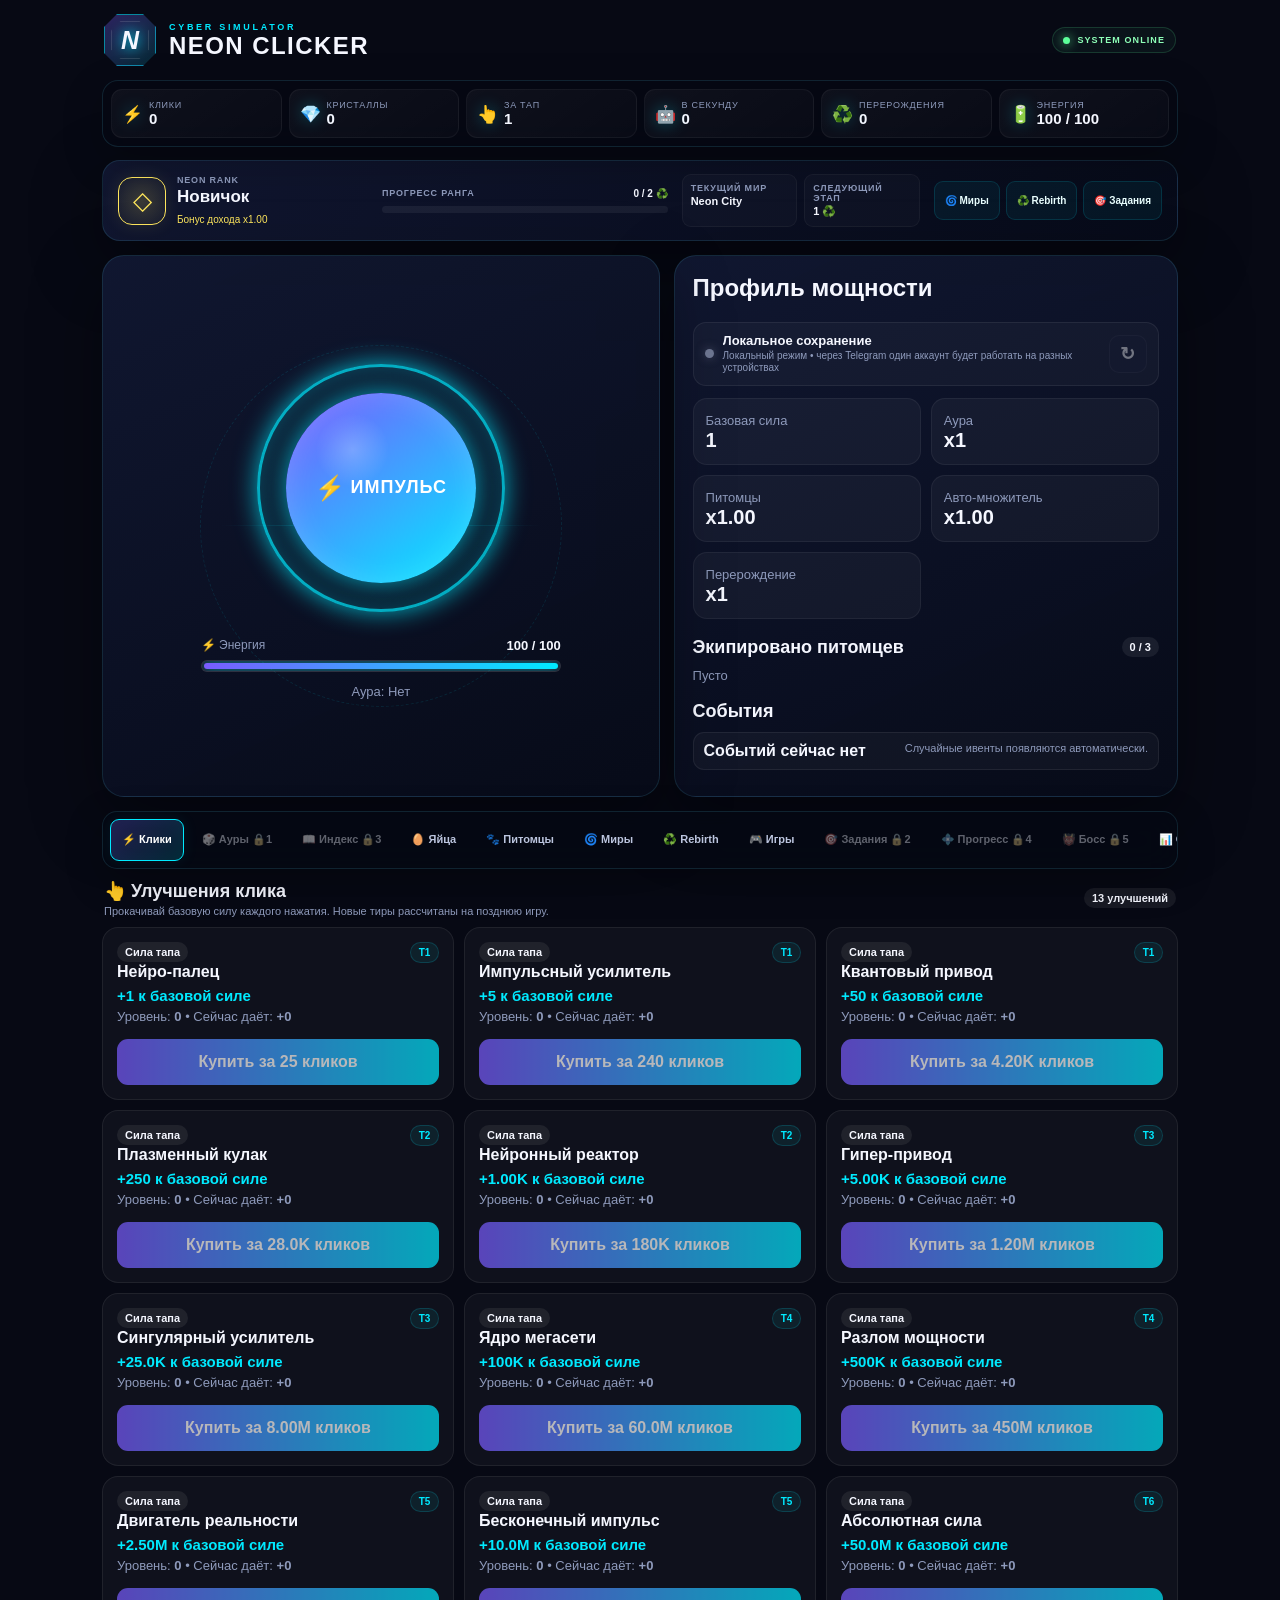
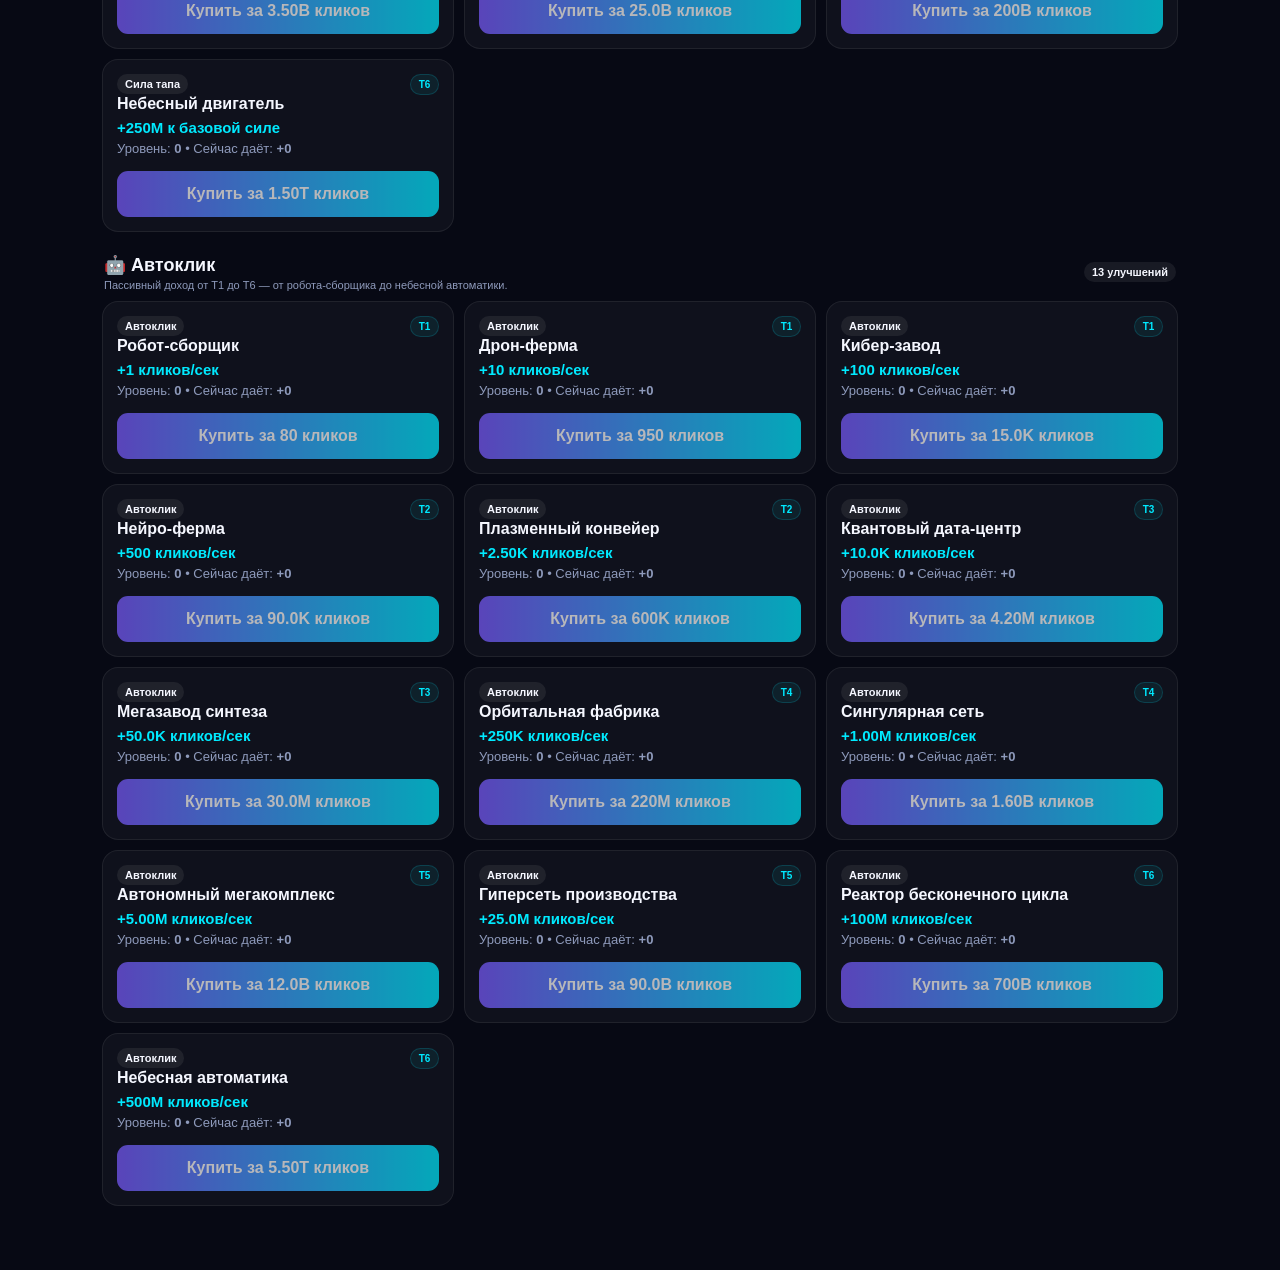
<file: index.html>
<!doctype html>
<html lang="ru">
<head>
<meta charset="utf-8">
<meta name="viewport" content="width=device-width, initial-scale=1, viewport-fit=cover, interactive-widget=resizes-content">
<meta name="theme-color" content="#050817">
<meta name="apple-mobile-web-app-capable" content="yes">
<meta name="apple-mobile-web-app-status-bar-style" content="black-translucent">
<meta name="apple-mobile-web-app-title" content="Neon Clicker">
<title>Neon Clicker: Cyber Simulator</title>
<link rel="manifest" href="manifest.json">
<link rel="apple-touch-icon" href="icon-180.png">
<link rel="stylesheet" href="styles.css">
</head>
<body>


<div id="adminGate" class="admin-gate hidden">
  <div class="admin-gate-box">
    <input id="adminPasswordInput" class="admin-password-input" type="password"
           inputmode="text" autocomplete="off" autocapitalize="off"
           spellcheck="false" aria-label="Пароль">
    <div class="admin-gate-actions">
      <button type="button" id="adminGateClose">×</button>
      <button type="button" id="adminGateSubmit">→</button>
    </div>
  </div>
</div>

<div id="adminBackdrop" class="admin-backdrop hidden">
  <div class="admin-panel">
    <div class="admin-head">
      <div>
        <div class="badge">SERVICE CONSOLE</div>
        <h2>Диагностика системы</h2>
      </div>
      <button type="button" class="admin-close" id="adminClose">✕</button>
    </div>

    <p class="small">Скрытая панель разработчика.</p>

    <div class="metric-grid">
      <div class="metric"><span>Клики</span><b id="adminClicks">0</b></div>
      <div class="metric"><span>Кристаллы</span><b id="adminCrystals">0</b></div>
      <div class="metric"><span>Souls</span><b id="adminSouls">0</b></div>
      <div class="metric"><span>Энергия</span><b id="adminEnergy">0</b></div>
    </div>

    <div class="admin-grid">
      <button class="admin-action" data-admin="clicks">+1M кликов</button>
      <button class="admin-action" data-admin="crystals">+100 кристаллов</button>
      <button class="admin-action" data-admin="souls">+10 Souls</button>
      <button class="admin-action" data-admin="energy">Полная энергия</button>
      <button class="admin-action" data-admin="luck">+1 уровень Luck</button>
      <button class="admin-action" data-admin="rebirth">+1 перерождение</button>
      <button class="admin-action" data-admin="auras">Открыть все ауры</button>
      <button class="admin-action" data-admin="pets">Добавить всех питомцев</button>
      <button class="admin-action" data-admin="boosts">Выдать Luck Boosts</button>
      <button class="admin-action" data-admin="boss">Сбросить КД босса</button>
    </div>

    <label class="small">Установить количество кликов</label>
    <input id="adminSetClicks" class="admin-input" type="number" min="0" placeholder="Например: 100000000">
    <button class="admin-action" id="adminApplyClicks" style="width:100%;margin-top:8px">Применить</button>

    <button class="admin-action admin-danger" id="adminResetSave" style="width:100%;margin-top:12px">Сбросить сохранение</button>

    <p class="admin-note">Панель скрыта из обычной навигации. В клиентском HTML это не является настоящей защитой: пользователь с доступом к исходному коду может её найти.</p>
  </div>
</div>

<div id="rareFlash" class="rare-flash"></div>
<div class="app">
  <header class="game-header">
    <div class="brand-mark"><span></span><b>N</b></div>
    <div class="brand-copy"><span>CYBER SIMULATOR</span><h1>NEON CLICKER</h1></div>
    <div class="live-status"><i></i><span>SYSTEM ONLINE</span></div>
  </header>
  <div class="topbar">
    <div class="stat"><i>⚡</i><span>Клики</span><b id="clicks">0</b></div>
    <div class="stat"><i>💎</i><span>Кристаллы</span><b id="crystals">0</b></div>
    <div class="stat"><i>👆</i><span>За тап</span><b id="perClick">1</b></div>
    <div class="stat"><i>🤖</i><span>В секунду</span><b id="perSec">0</b></div>
    <div class="stat"><i>♻️</i><span>Перерождения</span><b id="rebirths">0</b></div>
    <div class="stat"><i>🔋</i><span>Энергия</span><b id="energyTop">100 / 100</b></div>
  </div>

  <section class="command-center">
    <div class="rank-panel">
      <div class="rank-emblem" id="rankIcon">◈</div><div><span>NEON RANK</span><h2 id="rankName">Новичок</h2><small id="rankBonus">Бонус дохода x1.00</small></div>
    </div>
    <div class="rank-track"><div><span>Прогресс ранга</span><b id="rankProgressText">0 / 2</b></div><div class="rank-bar"><i id="rankProgressFill"></i></div></div>
    <div class="command-metrics"><div><span>Текущий мир</span><b id="dashboardWorld">Neon City</b></div><div><span>Следующий этап</span><b id="dashboardNext">1 перерождение</b></div></div>
    <div class="quick-actions"><button data-quick-tab="worlds">🌀 Миры</button><button data-quick-tab="rebirth">♻️ Rebirth</button><button data-quick-tab="missions">🎯 Задания</button></div>
  </section>

  <div class="hero">
    <section class="card click-zone" id="clickZone">
      <div class="click-core">
        <div class="aura-ring" id="auraRing"></div>
        <button type="button" class="click-btn" id="clickButton" aria-label="Сделать клик"><span>⚡</span> ИМПУЛЬС</button>
      </div>
      <div class="energy-wrap">
        <div class="energy-row"><span>⚡ Энергия</span><b id="energyText">100 / 100</b></div>
        <div class="energy-bar"><div class="energy-fill" id="energyFill"></div></div>
      </div>
      <p class="small aura-label" id="equippedAuraLabel">Аура: Нет</p>
    </section>

    <section class="card">
      <h2 style="margin-top:0" id="profilePowerTitle">Профиль мощности</h2>

      <div class="telegram-account" id="telegramAccountCard">
        <div class="telegram-account-main">
          <span class="telegram-dot"></span>
          <div>
            <b id="telegramAccountName">Локальное сохранение</b>
            <span id="telegramSyncStatus">Проверка Telegram…</span>
          </div>
        </div>
        <button type="button" id="telegramSyncBtn" aria-label="Синхронизировать">↻</button>
      </div>
      <div class="metric-grid">
        <div class="metric"><span class="small">Базовая сила</span><b id="basePower">1</b></div>
        <div class="metric"><span class="small">Аура</span><b id="auraMult">x1</b></div>
        <div class="metric"><span class="small">Питомцы</span><b id="petClickMult">x1</b></div>
        <div class="metric"><span class="small">Авто-множитель</span><b id="petAutoMult">x1</b></div>
        <div class="metric"><span class="small">Перерождение</span><b id="rebirthMult">x1</b></div>
      </div>
      <div class="section-title"><h2>Экипировано питомцев</h2><span class="badge" id="petSlots">0 / 3</span></div>
      <div id="equippedPets" class="small">Пусто</div>
      <div class="section-title"><h2>События</h2></div>
      <div id="eventPanel" class="event-live"><b>Событий сейчас нет</b></div>
      <div id="log" class="log"></div>
    </section>
  </div>

  <div class="tabs">
    <button class="tab active" data-tab="clickShop">⚡ Клики</button>
    <button class="tab" data-tab="auraShop">🎲 Ауры</button>
    <button class="tab" data-tab="auraIndex">📖 Индекс</button>
    <button class="tab" data-tab="eggShop">🥚 Яйца</button>
    <button class="tab" data-tab="pets">🐾 Питомцы</button>
    <button class="tab" data-tab="worlds">🌀 Миры</button>
    <button class="tab" data-tab="rebirth">♻️ Rebirth</button>
    <button class="tab" data-tab="minigames">🎮 Игры</button>
    <button class="tab" data-tab="missions">🎯 Задания</button>
    <button class="tab" data-tab="progression">💠 Прогресс</button>
    <button class="tab" data-tab="boss">👹 Босс</button>
    <button class="tab" data-tab="stats">📊 Статы</button>
  </div>

  <section id="clickShop" class="panel">
    <div class="shop" id="upgradeList"></div>
  </section>

  <section id="auraShop" class="panel hidden">

    <div class="card aura-luck-card">
      <div class="section-title">
        <h2>🍀 Удача аур</h2>
        <span class="badge">RNG BOOST</span>
      </div>
      <div class="metric-grid">
        <div class="metric"><span class="small">Уровень</span><b id="auraLuckLevel">0</b></div>
        <div class="metric"><span class="small">Удача</span><b id="auraLuckMult">x1.00</b></div>
        <div class="metric"><span class="small">RNG-попытки</span><b id="auraLuckRolls">1 гарант.</b></div>
        <div class="metric"><span class="small">Цена</span><b id="auraLuckCost">2K</b></div>
      </div>
      <button class="primary" id="auraLuckBtn">Прокачать удачу</button>
      <p class="small">
        Каждая дополнительная RNG-попытка роллит ауру ещё раз, а игра оставляет самый редкий результат.
        Шанс 1/N означает вероятность получить эту ауру или более редкую.
      </p>
    </div>

    <div class="card" style="margin-bottom:12px">
      <div class="section-title">
        <h2>RNG аур</h2>
        <span class="badge">1/2 → 1/5 000 000</span>
      </div>
      
<div class="rng-ladder">
  <div class="rng-chip"><b>1/2</b><span>Неоновый контур</span></div>
  <div class="rng-chip"><b>1/3</b><span>Искра мегаполиса</span></div>
  <div class="rng-chip"><b>1/5</b><span>Кислотный след</span></div>
  <div class="rng-chip"><b>1/8</b><span>Розовый импульс</span></div>
  <div class="rng-chip"><b>1/12</b><span>Стальной резонанс</span></div>
  <div class="rng-chip"><b>1/18</b><span>Угольный заряд</span></div>
</div>

<div class="rng-box">
        <div class="rng-result" id="auraRollResult">Нажми «Крутить ауру»</div>
        <button class="primary" id="rollAuraBtn" style="width:auto;min-width:190px">Крутить за 500 кликов</button>
        <div class="multi-roll-actions"><button class="primary" id="rollAura5Btn">x5 • 2 500</button><button class="primary" id="rollAura10Btn">x10 • 5 000</button></div>
      </div>
      <p class="small">34 ауры: от 1/2 до 1/5 000 000. Дубликат повышает уровень.</p>
      <div class="auto-roll-card">
        <div><b>🤖 Auto Roll</b><span class="small">1 ролл/сек, стоимость каждого ролла 500 кликов</span></div>
        <button class="primary" id="autoRollUnlockBtn">Открыть Auto Roll за 20 💎</button>
        <button class="primary hidden" id="autoRollToggle">▶️ Включить Auto Roll</button>
        <label class="small">Auto Skip — не показывать всё хуже:</label>
        <select id="autoSkipSelect">
          <option value="2">1/2</option><option value="8">1/8</option><option value="128" selected>1/128</option>
          <option value="2048">1/2 048</option><option value="32768">1/32 768</option><option value="1048576">1/1 048 576</option>
        </select>
      </div>

      <div class="rng-extra-grid">
        <div><div class="section-title"><h3>🏁 RNG Milestones</h3></div><div id="rngMilestones" class="rng-milestones"></div></div>
        <div><div class="section-title"><h3>🕘 Последние выпадения</h3><span class="badge">30</span></div><div id="rngHistory" class="rng-history"></div></div>
      </div>

    </div>
    <div class="shop" id="auraList"></div>
  </section>


  <section id="auraIndex" class="panel hidden">
    <div class="card">
      <div class="section-title">
        <h2>📖 Индекс аур</h2>
        <span class="badge" id="auraIndexCounter">0 / 30</span>
      </div>
      <p class="small">Все 34 ауры, включая SECRET и CELESTIAL. Полученные раскрываются, неизвестные остаются скрытыми.</p>
      <div class="aura-index-progress"><div id="auraIndexProgress"></div></div>
      <div id="auraIndexRewards" class="index-rewards"></div>
    </div>
    <div class="aura-index-grid" id="auraIndexGrid"></div>
  </section>

  <section id="eggShop" class="panel hidden">
    <div class="shop" id="eggList"></div>
  </section>

  <section id="pets" class="panel hidden">
    <div class="section-title">
      <h2>Инвентарь питомцев</h2>
      <span class="small">Слияние: 3 одинаковых → +1 уровень</span>
    </div>
    <div class="pet-toolbar" aria-label="Сортировка инвентаря питомцев">
      <button type="button" id="petAutoEquip" class="primary">⚡ Лучшие</button>
      <button type="button" id="petFuseAll" class="primary">🧬 Слить всё</button>
      <label>Пресет
        <select id="petPresetSelect"><option value="tap">Тап</option><option value="auto">Автоклик</option><option value="boss">Босс</option></select>
      </label>
      <button type="button" id="petPresetSave" class="primary">Сохранить</button>
      <button type="button" id="petPresetLoad" class="primary">Экипировать</button>
      <label>Auto Delete
        <select id="petAutoDelete"><option value="none">Выключен</option><option value="common">Обычные</option><option value="rare">До редких</option><option value="epic">До эпических</option></select>
      </label>
      <label>Сортировка
        <select id="petSortSelect">
          <option value="power">По силе</option>
          <option value="rarity">По редкости</option>
          <option value="level">По уровню</option>
          <option value="name">По имени</option>
          <option value="newest">Сначала новые</option>
        </select>
      </label>
      <button type="button" id="petSortDirection" class="sort-direction" aria-label="Изменить направление сортировки">↓</button>
      <label class="equipped-first"><input type="checkbox" id="petEquippedFirst" checked> Экипированные сверху</label>
      <span class="badge" id="petInventoryCount">0 питомцев</span>
    </div>
    <div class="inventory" id="petInventory"></div>
  </section>

  <section id="worlds" class="panel hidden">
    <div class="card"><div class="section-title"><div><h2>🌀 Порталы миров</h2><p class="small">Новые миры открываются поэтапно. В каждом — своё яйцо, набор питомцев, предел редкости аур и активные бонусы.</p></div><span class="badge" id="activeWorldBadge">Neon City</span></div><div id="worldGrid" class="world-grid"></div></div>
    <div class="card spaced-card"><div class="section-title"><h2>🔓 Этапы открытия</h2></div><div id="unlockRoadmap" class="unlock-roadmap"></div></div>
  </section>

  <section id="rebirth" class="panel hidden">
    <div class="card rebirth-card">
      <div class="rebirth-icon">♻️</div>
      <h2>Перерождение</h2>
      <p>Сбрось клики и обычные улучшения, чтобы навсегда усилить весь доход.</p>
      <div class="metric-grid">
        <div class="metric"><span class="small">Перерождения</span><b id="rebirthCount">0</b></div>
        <div class="metric"><span class="small">Постоянный множитель</span><b id="rebirthMultiplier">x1</b></div>
        <div class="metric"><span class="small">Цена следующего</span><b id="rebirthCost">100K</b></div>
        <div class="metric"><span class="small">Бонус кристаллов</span><b>+3</b></div>
        <div class="metric"><span class="small">Souls</span><b id="rebirthSouls">0</b></div>
      </div>
      <button class="primary" id="rebirthBtn">Переродиться</button>
      <p class="small">Сохраняются: питомцы, ауры, кристаллы, Souls, дерево и достижения.</p>
    </div>
    <div class="card spaced-card"><div class="section-title"><div><h2>🏆 Rebirth Milestones</h2><p class="small">Постоянные награды выдаются автоматически и не требуют покупки.</p></div><span class="badge" id="rebirthMilestoneCount">0 / 6</span></div><div id="rebirthMilestones" class="rebirth-milestones"></div></div>
  </section>

  <section id="minigames" class="panel hidden">
    <div class="minigames">
      <div class="card game-card">
        <div class="section-title"><h2>⚡ Реакция</h2><span class="badge">Навык</span></div>
        <p class="small">Нажми «Старт», дождись зелёно-неонового сигнала и нажми как можно быстрее.</p>
        <div class="game-status" id="reactionStatus">Лучший результат: —</div>
        <button class="reaction-btn" id="reactionButton">СТАРТ</button>
        <p class="small" id="reactionRewardInfo">Награда: до 2 500 кликов и шанс получить 1 кристалл за очень быструю реакцию.</p>
      </div>

      <div class="card game-card">
        <div class="section-title"><h2>🎯 Неоновая цель</h2><span class="badge">10 секунд</span></div>
        <p class="small">За 10 секунд попади по движущейся цели как можно больше раз.</p>
        <div class="game-status" id="targetStatus">Счёт: 0</div>
        <div class="target-field" id="targetField">
          <button class="target hidden" id="targetButton">+1</button>
        </div>
        <button class="primary" id="targetStartButton">Начать испытание</button>
      </div>
    </div>
  </section>


  <section id="missions" class="panel hidden">
    <div class="card"><div class="section-title"><h2>🎯 Задания</h2><span class="badge">Награды</span></div><div id="questGrid" class="quest-grid"></div></div>
    <div class="card spaced-card"><div class="section-title"><h2>🏆 Достижения</h2></div><div id="achievementGrid" class="achievement-grid"></div></div>
    <div class="card spaced-card"><div class="section-title"><h2>🎁 Ежедневная награда</h2><span class="badge" id="dailyStreak">День 1 / 7</span></div><p>Сегодня: <b id="dailyReward">—</b></p><button class="primary" id="dailyClaimBtn">Забрать награду</button></div>
  </section>

  <section id="progression" class="panel hidden">
    <div class="progress-grid">
      <div class="card"><div class="section-title"><h2>⚡ Энергия</h2></div><div class="metric-grid"><div class="metric"><span>Максимум</span><b id="energyMaxValue">100</b></div><div class="metric"><span>Реген</span><b id="energyRegenValue">2/сек</b></div></div><button class="primary" id="energyMaxBtn">+25 энергии • <span id="energyMaxCost">10K</span></button><button class="primary" id="energyRegenBtn">+0.25/сек • <span id="energyRegenCost">5 💎</span></button></div>
      <div class="card"><div class="section-title"><h2>🍀 Luck Boosts</h2></div><div id="boostInventory"></div></div>
    </div>
    <div class="card spaced-card mastery-card">
      <div class="section-title"><div><h2>💠 Дерево мастерства</h2><p class="small">Как в Simulator-режимах: играй активно, получай очки и открывай связанные ветви.</p></div><span class="badge">Очки: <b id="masteryPoints">0</b></span></div>
      <div class="mastery-progress" id="masteryProgress">Следующее очко за прогресс</div>
      <div id="masteryTree" class="mastery-tree"></div>
    </div>
    <div class="card spaced-card"><div class="section-title"><div><h2>🌌 Дерево перерождений</h2><p class="small">Открывай ветви по порядку. Купленные уровни сохраняются навсегда.</p></div><span class="badge">Souls: <b id="soulsValue">0</b></span></div><div id="soulTree" class="soul-tree"></div></div>
  </section>

  <section id="boss" class="panel hidden">
    <div class="card boss-card" id="bossPanel"><div class="boss-icon">👹</div><h2>WORLD BOSS</h2><p class="small">45 секунд. Ручная атака наносит x8 твоего тапа, питомцы и автоклик тоже атакуют.</p><div class="boss-hp"><div id="bossHpFill"></div></div><b id="bossHpText">Босс не активен</b><p id="bossTimer" class="boss-timer">Готов к бою</p><div class="metric"><span>Побед</span><b id="bossWins">0</b></div><button class="primary" id="bossStartBtn">Призвать босса</button><button class="primary danger-boss" id="bossAttackBtn" disabled>⚔️ АТАКОВАТЬ</button></div>
  </section>

  <section id="stats" class="panel hidden">
    <div class="card"><div class="section-title"><h2>📊 Статистика</h2></div><div id="statsGrid" class="stats-grid"></div></div>
  </section>

</div>
<script src="https://telegram.org/js/telegram-web-app.js"></script>
<script src="app.js" defer></script>
<script>if('serviceWorker' in navigator)window.addEventListener('load',()=>navigator.serviceWorker.register('./sw.js').catch(console.error));</script>
</body></html>
</file>
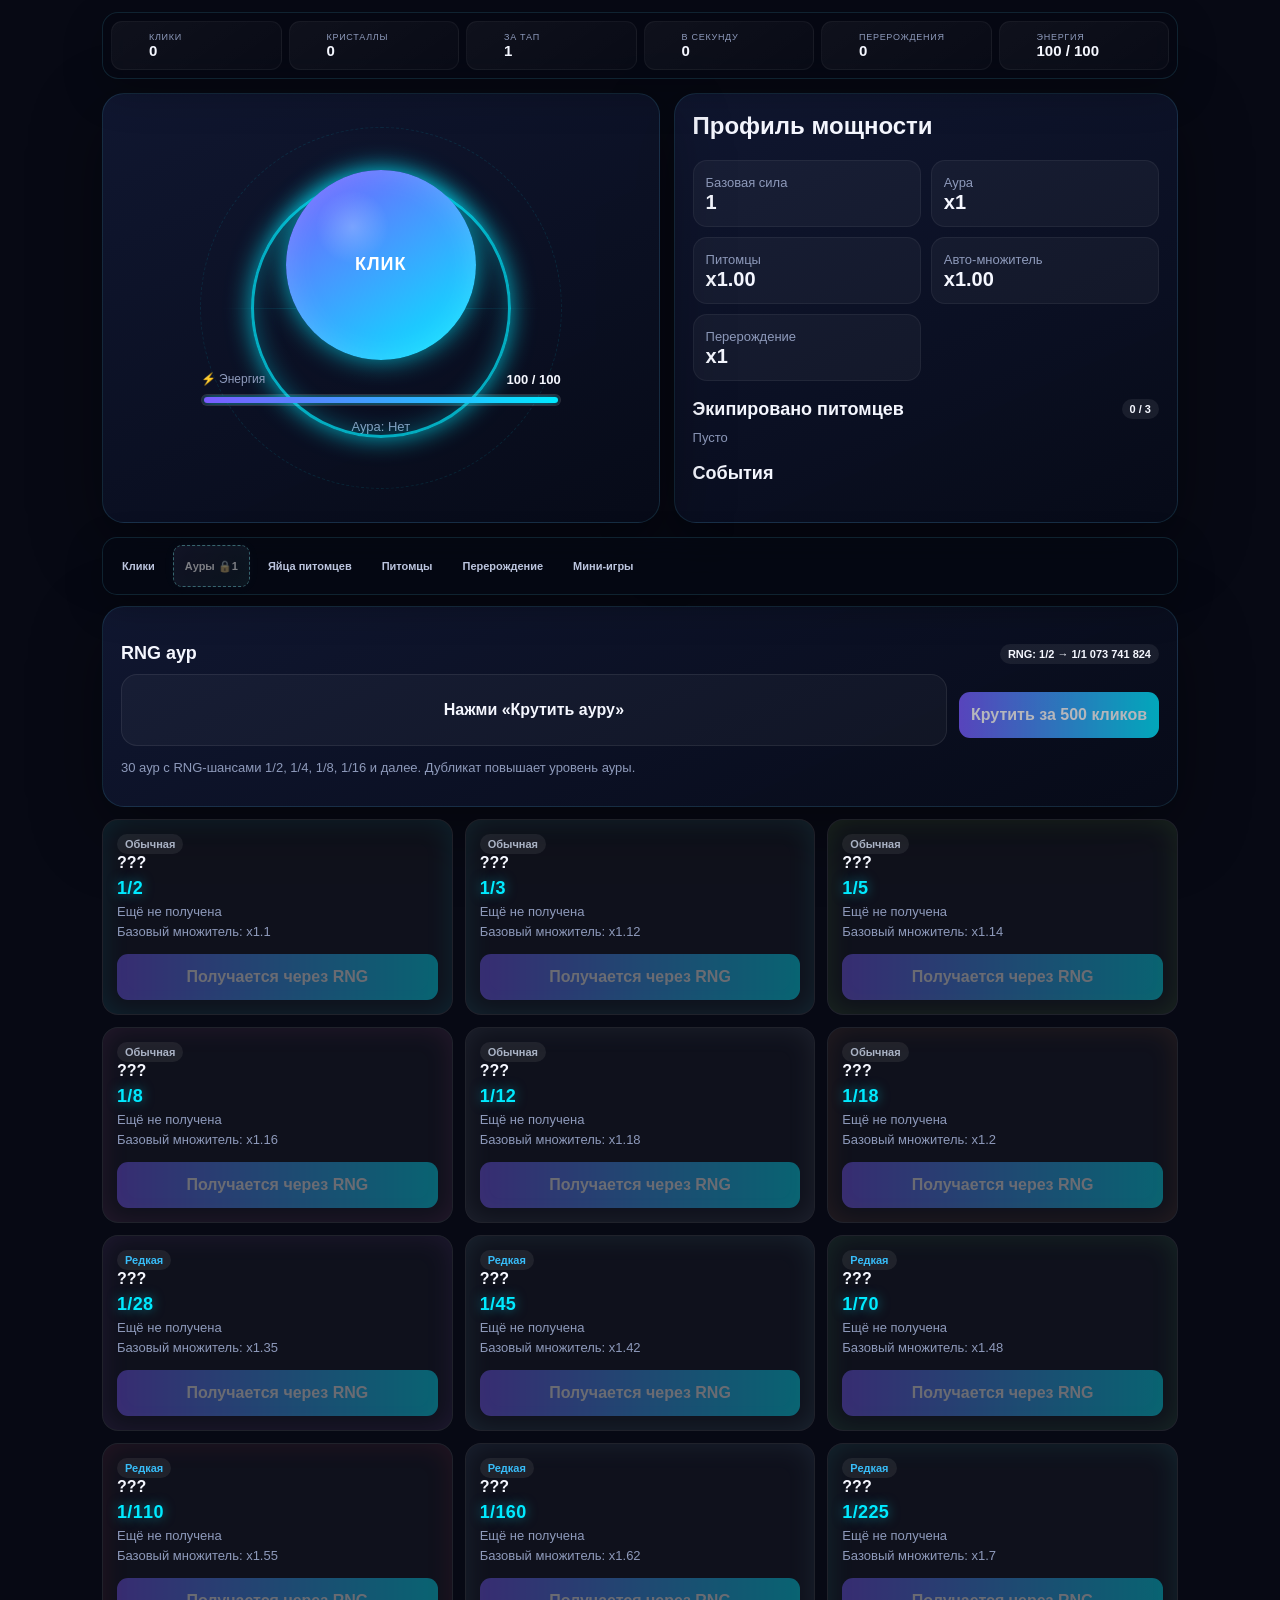
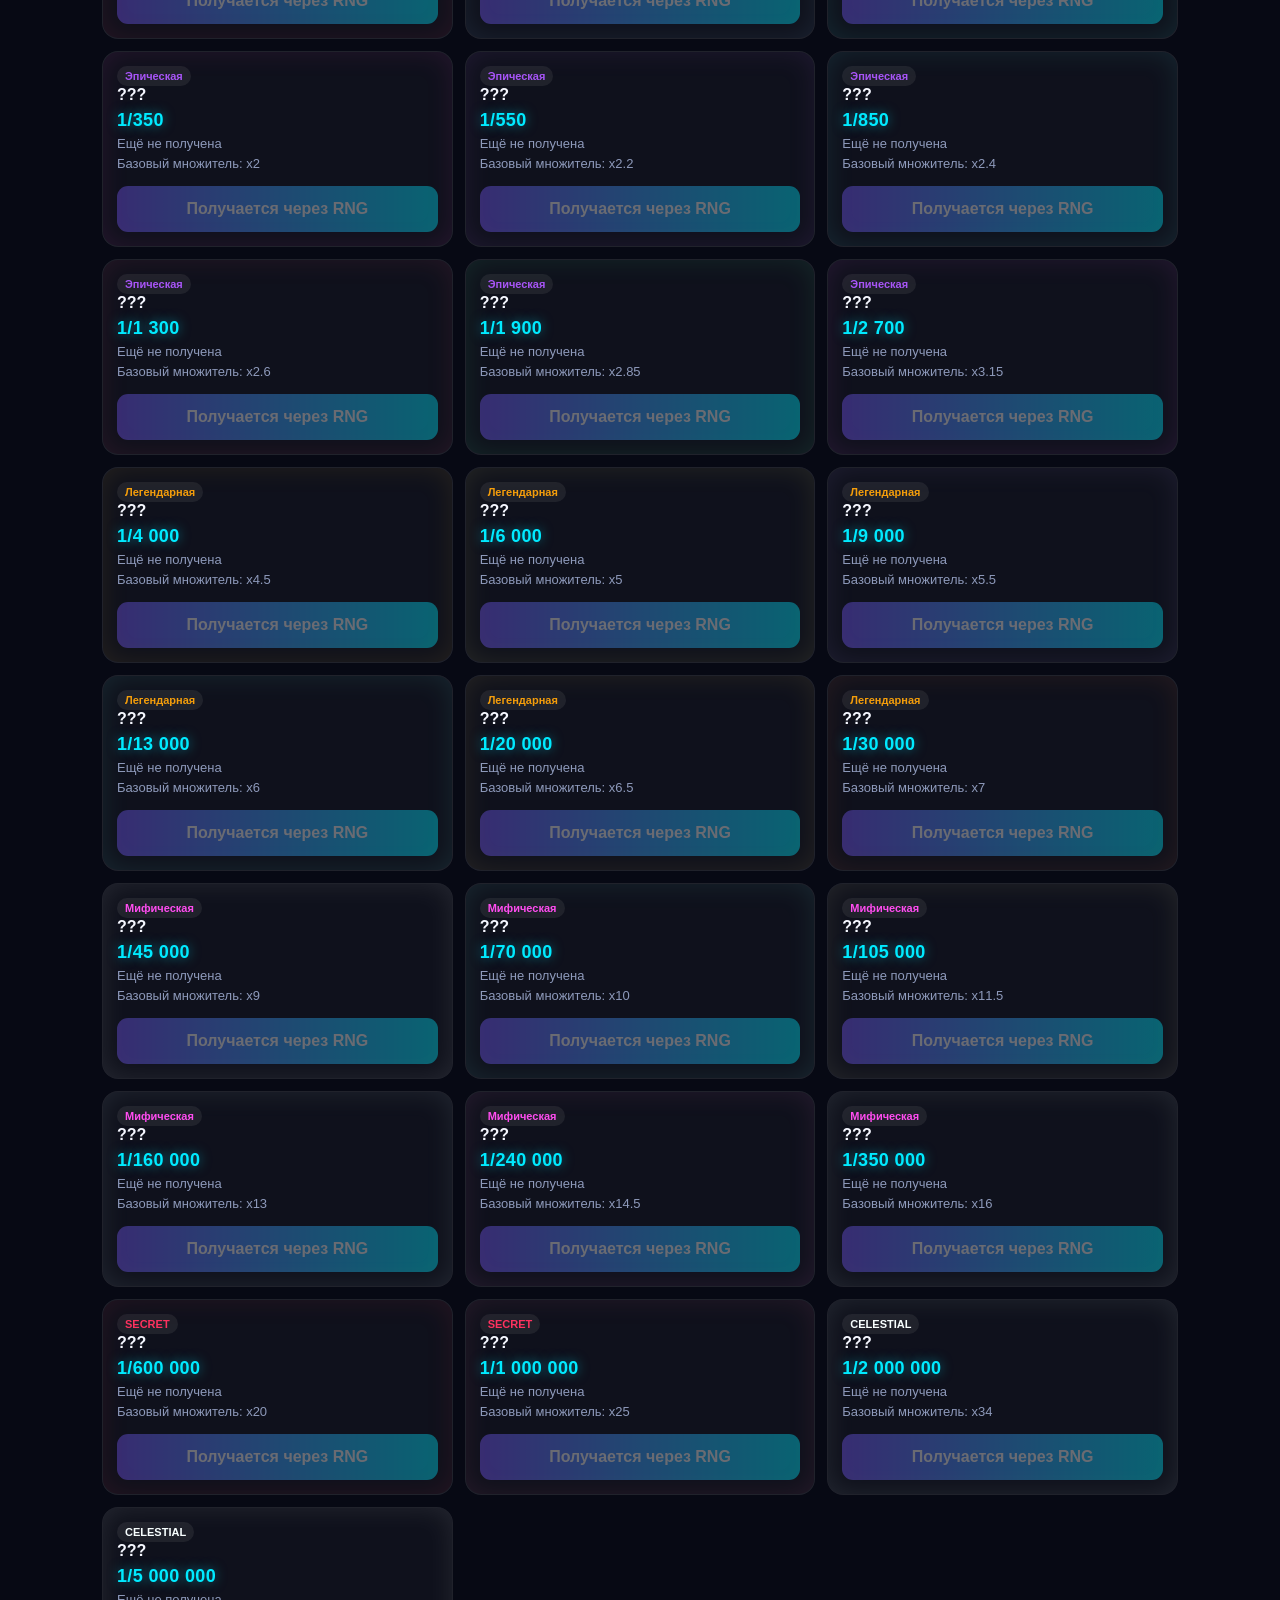
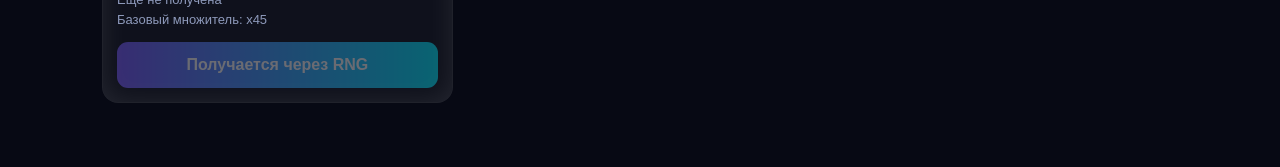
<file: preview.html>
<!doctype html>
<html lang="ru">
<head>
<meta charset="utf-8">
<meta name="viewport" content="width=device-width, initial-scale=1, viewport-fit=cover, interactive-widget=resizes-content">
<meta name="theme-color" content="#070914">
<meta name="apple-mobile-web-app-capable" content="yes">
<meta name="apple-mobile-web-app-status-bar-style" content="black-translucent">
<meta name="apple-mobile-web-app-title" content="Neon Clicker">
<title>Neon Clicker</title>
<link rel="manifest" href="manifest.json">
<link rel="apple-touch-icon" href="icon-180.png">
<link rel="stylesheet" href="styles.css">
</head>
<body>
<div class="app">
  <div class="topbar">
    <div class="stat"><span>Клики</span><b id="clicks">0</b></div>
    <div class="stat"><span>Кристаллы</span><b id="crystals">0</b></div>
    <div class="stat"><span>За тап</span><b id="perClick">1</b></div>
    <div class="stat"><span>В секунду</span><b id="perSec">0</b></div>
    <div class="stat"><span>Перерождения</span><b id="rebirths">0</b></div>
    <div class="stat"><span>Энергия</span><b id="energyTop">100 / 100</b></div>
  </div>

  <div class="hero">
    <section class="card click-zone" id="clickZone">
      <div class="aura-ring" id="auraRing"></div>
      <button type="button" class="click-btn" id="clickButton" aria-label="Сделать клик">КЛИК</button>
      <div class="energy-wrap">
        <div class="energy-row"><span>⚡ Энергия</span><b id="energyText">100 / 100</b></div>
        <div class="energy-bar"><div class="energy-fill" id="energyFill"></div></div>
      </div>
      <p class="small" id="equippedAuraLabel">Аура: Нет</p>
    </section>

    <section class="card">
      <h2 style="margin-top:0">Профиль мощности</h2>
      <div class="metric-grid">
        <div class="metric"><span class="small">Базовая сила</span><b id="basePower">1</b></div>
        <div class="metric"><span class="small">Аура</span><b id="auraMult">x1</b></div>
        <div class="metric"><span class="small">Питомцы</span><b id="petClickMult">x1</b></div>
        <div class="metric"><span class="small">Авто-множитель</span><b id="petAutoMult">x1</b></div>
        <div class="metric"><span class="small">Перерождение</span><b id="rebirthMult">x1</b></div>
      </div>
      <div class="section-title"><h2>Экипировано питомцев</h2><span class="badge" id="petSlots">0 / 3</span></div>
      <div id="equippedPets" class="small">Пусто</div>
      <div class="section-title"><h2>События</h2></div>
      <div id="log" class="log"></div>
    </section>
  </div>

  <div class="tabs">
    <button class="tab" data-tab="clickShop">Клики</button>
    <button class="tab active" data-tab="auraShop">Ауры</button>
    <button class="tab" data-tab="eggShop">Яйца питомцев</button>
    <button class="tab" data-tab="pets">Питомцы</button>
    <button class="tab" data-tab="rebirth">Перерождение</button>
    <button class="tab" data-tab="minigames">Мини-игры</button>
  </div>

  <section id="clickShop" class="panel hidden">
    <div class="shop" id="upgradeList"></div>
  </section>

  <section id="auraShop" class="panel">
    <div class="card" style="margin-bottom:12px">
      <div class="section-title">
        <h2>RNG аур</h2>
        <span class="badge">RNG: 1/2 → 1/1 073 741 824</span>
      </div>
      <div class="rng-box">
        <div class="rng-result" id="auraRollResult">Нажми «Крутить ауру»</div>
        <button class="primary" id="rollAuraBtn" style="width:auto;min-width:190px">Крутить за 500 кликов</button>
      </div>
      <p class="small">30 аур с RNG-шансами 1/2, 1/4, 1/8, 1/16 и далее. Дубликат повышает уровень ауры.</p>
    </div>
    <div class="shop" id="auraList"></div>
  </section>

  <section id="eggShop" class="panel hidden">
    <div class="shop" id="eggList"></div>
  </section>

  <section id="pets" class="panel hidden">
    <div class="section-title">
      <h2>Инвентарь питомцев</h2>
      <span class="small">Слияние: 3 одинаковых → +1 уровень</span>
    </div>
    <div class="inventory" id="petInventory"></div>
  </section>

  <section id="rebirth" class="panel hidden">
    <div class="card rebirth-card">
      <div class="rebirth-icon">♻️</div>
      <h2>Перерождение</h2>
      <p>Сбрось клики и обычные улучшения, чтобы навсегда усилить весь доход.</p>
      <div class="metric-grid">
        <div class="metric"><span class="small">Перерождения</span><b id="rebirthCount">0</b></div>
        <div class="metric"><span class="small">Постоянный множитель</span><b id="rebirthMultiplier">x1</b></div>
        <div class="metric"><span class="small">Цена следующего</span><b id="rebirthCost">50K</b></div>
        <div class="metric"><span class="small">Бонус кристаллов</span><b>+3</b></div>
      </div>
      <button class="primary" id="rebirthBtn">Переродиться</button>
      <p class="small">Сохраняются: питомцы, ауры, кристаллы и достижения.</p>
    </div>
  </section>

  <section id="minigames" class="panel hidden">
    <div class="minigames">
      <div class="card game-card">
        <div class="section-title"><h2>⚡ Реакция</h2><span class="badge">Навык</span></div>
        <p class="small">Нажми «Старт», дождись зелёно-неонового сигнала и нажми как можно быстрее.</p>
        <div class="game-status" id="reactionStatus">Лучший результат: —</div>
        <button class="reaction-btn" id="reactionButton">СТАРТ</button>
        <p class="small" id="reactionRewardInfo">Награда: до 2 500 кликов и шанс получить 1 кристалл за очень быструю реакцию.</p>
      </div>

      <div class="card game-card">
        <div class="section-title"><h2>🎯 Неоновая цель</h2><span class="badge">10 секунд</span></div>
        <p class="small">За 10 секунд попади по движущейся цели как можно больше раз.</p>
        <div class="game-status" id="targetStatus">Счёт: 0</div>
        <div class="target-field" id="targetField">
          <button class="target hidden" id="targetButton">+1</button>
        </div>
        <button class="primary" id="targetStartButton">Начать испытание</button>
      </div>
    </div>
  </section>

</div>
<script src="app.js" defer></script>
<script>if('serviceWorker' in navigator)window.addEventListener('load',()=>navigator.serviceWorker.register('./sw.js').catch(console.error));</script>
</body></html>
</file>
<file: styles.css>
:root{
  --bg:#070914;
  --panel:#0f1328;
  --panel2:#151a35;
  --text:#f5f7ff;
  --muted:#8e9abb;

  /* Постоянный цвет интерфейса */
  --ui-accent:#00eaff;
  --ui-accent2:#7a5cff;

  /* Аура меняет только своё кольцо */
  --aura-accent:#00eaff;
  --aura-accent2:#7a5cff;

  /* Совместимость со старым CSS */
  --accent:var(--ui-accent);
  --accent2:var(--ui-accent2);
  --danger:#ff4d7d;
  --good:#5dff9a;
  --glow:0 0 18px color-mix(in srgb, var(--accent) 65%, transparent);
}
*{box-sizing:border-box}
html{
  background:#070914;
  -webkit-text-size-adjust:100%;
  text-size-adjust:100%;
  overscroll-behavior-y:none;
}
button{
  -webkit-appearance:none;
  appearance:none;
  -webkit-tap-highlight-color:transparent;
  user-select:none;
  -webkit-user-select:none;
}
button, .click-btn, .tab, .target, .reaction-btn{
  touch-action:manipulation;
}
body{
  margin:0;
  min-height:100vh;
  font-family:Inter,ui-sans-serif,system-ui,-apple-system,BlinkMacSystemFont,"Segoe UI",sans-serif;
  color:var(--text);
  background:
    radial-gradient(circle at 20% 10%, color-mix(in srgb,var(--accent2) 20%,transparent), transparent 32rem),
    radial-gradient(circle at 80% 20%, color-mix(in srgb,var(--accent) 16%,transparent), transparent 28rem),
    linear-gradient(180deg,#070914,#0b0e1c 60%,#070914);
  overflow-x:hidden;
  min-height:100dvh;
  overscroll-behavior-y:none;
  -webkit-overflow-scrolling:touch;
}
button{font:inherit}
.app{
  max-width:1100px;
  margin:auto;
  padding:
    max(12px, env(safe-area-inset-top))
    max(12px, env(safe-area-inset-right))
    calc(42px + env(safe-area-inset-bottom))
    max(12px, env(safe-area-inset-left));
}
.topbar{
  position:sticky;top:max(0px, env(safe-area-inset-top));z-index:20;
  display:grid;grid-template-columns:repeat(5,1fr);gap:10px;
  padding:12px;background:rgba(7,9,20,.82);backdrop-filter:blur(16px);
  border:1px solid rgba(255,255,255,.06);border-radius:18px;
}
.stat{background:rgba(255,255,255,.04);border:1px solid rgba(255,255,255,.06);padding:10px 12px;border-radius:14px}
.stat b{display:block;font-size:18px}
.stat span{font-size:12px;color:var(--muted)}
.hero{display:grid;grid-template-columns:1.1fr .9fr;gap:16px;margin-top:16px}
.card{background:linear-gradient(180deg,rgba(19,24,50,.92),rgba(11,14,30,.92));border:1px solid rgba(255,255,255,.07);border-radius:22px;padding:18px;box-shadow:0 20px 70px rgba(0,0,0,.25)}
.click-zone{min-height:430px;display:flex;flex-direction:column;align-items:center;justify-content:center;position:relative;overflow:hidden}
.aura-ring{
  width:260px;height:260px;border-radius:50%;position:absolute;
  pointer-events:none;
  border:3px solid color-mix(in srgb,var(--aura-accent) 72%,transparent);
  box-shadow:0 0 24px color-mix(in srgb,var(--aura-accent) 70%,transparent),inset 0 0 24px color-mix(in srgb,var(--aura-accent) 32%,transparent);
  animation:ringGlow 2s ease-in-out infinite;
  aspect-ratio:1 / 1;
}
@keyframes ringGlow{50%{opacity:.72;filter:brightness(1.12)}}
.click-btn{
  width:190px;height:190px;border:0;border-radius:50%;cursor:pointer;z-index:2;
  touch-action:manipulation;-webkit-tap-highlight-color:transparent;user-select:none;-webkit-user-select:none;
  color:#fff;font-weight:900;font-size:24px;letter-spacing:.08em;
  background:
    radial-gradient(circle at 35% 30%,rgba(255,255,255,.22),transparent 20%),
    linear-gradient(145deg,var(--accent2),var(--accent));
  box-shadow:0 0 26px color-mix(in srgb,var(--accent) 70%,transparent),inset 0 0 30px rgba(255,255,255,.16);
  transition:transform .08s ease,filter .08s ease;
}
.click-btn:active,.click-btn.hit{transform:scale(.93);filter:brightness(1.25)}
.float{position:absolute;pointer-events:none;font-weight:900;color:#fff;text-shadow:0 0 14px var(--accent);animation:fly .75s ease-out forwards;z-index:10}
@keyframes fly{from{transform:translate(-50%,0) scale(.9);opacity:1}to{transform:translate(-50%,-90px) scale(1.15);opacity:0}}
.small{color:var(--muted);font-size:13px}
.metric-grid{display:grid;grid-template-columns:repeat(2,1fr);gap:10px;margin-top:12px}
.metric{padding:12px;border-radius:14px;background:rgba(255,255,255,.04);border:1px solid rgba(255,255,255,.06)}
.metric b{display:block;font-size:20px}
.tabs{display:flex;gap:8px;overflow:auto;margin:16px 0 10px;padding-bottom:2px}
.tab{border:1px solid rgba(255,255,255,.08);background:#10152b;color:#bcc5df;padding:11px 14px;border-radius:12px;cursor:pointer;white-space:nowrap;touch-action:manipulation;-webkit-tap-highlight-color:transparent}
.tab.active{color:#fff;border-color:var(--accent);box-shadow:0 0 14px color-mix(in srgb,var(--accent) 25%,transparent)}
.shop{display:grid;grid-template-columns:repeat(3,1fr);gap:12px}
.item{padding:14px;border:1px solid rgba(255,255,255,.07);border-radius:16px;background:rgba(255,255,255,.035)}
.item h3{margin:0 0 6px;font-size:16px}
.item p{margin:5px 0;color:var(--muted);font-size:13px}
.item button,.primary,.danger{
  width:100%;min-height:46px;margin-top:10px;padding:11px 12px;border-radius:11px;border:0;cursor:pointer;font-weight:800
}
.item button,.primary{background:linear-gradient(90deg,var(--accent2),var(--accent));color:white}
.item button:disabled{opacity:.38;cursor:not-allowed}
.danger{background:#341220;color:#ffb5c8;border:1px solid #6b2542}
.badge{display:inline-flex;padding:4px 8px;border-radius:999px;font-size:11px;font-weight:800;background:rgba(255,255,255,.07)}
.inventory{display:grid;grid-template-columns:repeat(4,1fr);gap:10px}
.pet{padding:12px;border-radius:15px;border:1px solid rgba(255,255,255,.07);background:rgba(255,255,255,.035)}
.pet.equipped{border-color:var(--good);box-shadow:0 0 16px rgba(93,255,154,.12)}
.pet .emoji{font-size:34px}
.section-title{display:flex;align-items:center;justify-content:space-between;gap:8px;margin:18px 0 10px}
.section-title h2{font-size:18px;margin:0}
.hidden{display:none!important}

.minigames{display:grid;grid-template-columns:repeat(2,1fr);gap:14px}
.game-card{min-height:300px;display:flex;flex-direction:column}
.game-status{padding:12px;border-radius:12px;background:rgba(255,255,255,.04);border:1px solid rgba(255,255,255,.06);margin:8px 0 12px}
.reaction-btn{
  min-height:110px;border:1px solid rgba(255,255,255,.08);border-radius:16px;
  background:#171d38;color:#fff;font-weight:900;font-size:18px;cursor:pointer;
  touch-action:manipulation
}
.reaction-btn.waiting{background:#3a1d2e}
.reaction-btn.ready{background:linear-gradient(90deg,var(--accent2),var(--accent));box-shadow:var(--glow)}
.target-field{
  position:relative;flex:1;min-height:210px;border-radius:16px;overflow:hidden;
  background:linear-gradient(180deg,rgba(255,255,255,.035),rgba(255,255,255,.015));
  border:1px solid rgba(255,255,255,.07)
}
.target{
  position:absolute;width:58px;height:58px;border-radius:50%;border:0;cursor:pointer;
  background:linear-gradient(145deg,var(--accent2),var(--accent));
  box-shadow:0 0 20px var(--accent);color:white;font-weight:900;
  transform:translate(-50%,-50%);touch-action:manipulation
}
@media(max-width:760px){.minigames{grid-template-columns:1fr}}

.rng-box{display:grid;grid-template-columns:1fr auto;gap:12px;align-items:center;margin-bottom:14px}
.rng-result{min-height:72px;display:flex;align-items:center;justify-content:center;text-align:center;border-radius:16px;border:1px solid rgba(255,255,255,.08);background:rgba(255,255,255,.035);font-weight:900}
.rebirth-card{max-width:620px;margin:auto;text-align:center}
.rebirth-icon{font-size:64px;filter:drop-shadow(0 0 18px var(--accent))}
.rebirth-card .primary{max-width:360px}
.log{max-height:160px;overflow:auto;font-size:12px;color:var(--muted)}
.log div{padding:5px 0;border-bottom:1px solid rgba(255,255,255,.04)}
@media(max-width:760px){
  .topbar{grid-template-columns:repeat(2,1fr)}
  .hero{grid-template-columns:1fr}
  .click-zone{min-height:360px}
  .shop{grid-template-columns:1fr}
  .inventory{grid-template-columns:repeat(2,1fr)}
}

/* ===== iPhone / narrow-screen layout ===== */
@media (max-width: 760px){
  body{
    padding:0;
    padding-bottom:calc(82px + env(safe-area-inset-bottom));
  }

  .app{
    width:100%;
    padding:
      max(8px, env(safe-area-inset-top))
      max(10px, env(safe-area-inset-right))
      calc(96px + env(safe-area-inset-bottom))
      max(10px, env(safe-area-inset-left));
  }

  .topbar{
    top:max(0px, env(safe-area-inset-top));
    grid-template-columns:repeat(2,minmax(0,1fr));
    gap:6px;
    padding:7px;
    border-radius:15px;
  }

  .topbar .stat:last-child{
    grid-column:1 / -1;
  }

  .stat{
    min-width:0;
    padding:8px 10px;
  }

  .stat b{
    font-size:16px;
    white-space:nowrap;
    overflow:hidden;
    text-overflow:ellipsis;
  }

  .stat span{font-size:10px}

  .hero{
    display:block;
    margin-top:10px;
  }

  .hero > .card + .card{
    margin-top:10px;
  }

  .card{
    padding:14px;
    border-radius:18px;
  }

  .click-zone{
    min-height:310px;
  }

  .aura-ring{
    width:220px;
    height:220px;
  }

  .click-btn{
    width:166px;
    height:166px;
    font-size:21px;
  }

  .metric-grid{
    gap:7px;
  }

  .metric{
    padding:9px;
  }

  .metric b{font-size:17px}
  .small{font-size:12px}

  .tabs{
    position:fixed;
    z-index:100;
    left:0;
    right:0;
    bottom:0;
    margin:0;
    padding:
      7px
      max(7px, env(safe-area-inset-right))
      calc(7px + env(safe-area-inset-bottom))
      max(7px, env(safe-area-inset-left));
    display:grid;
    grid-template-columns:repeat(3,1fr);
    gap:6px;
    background:rgba(7,9,20,.94);
    border-top:1px solid rgba(255,255,255,.08);
    backdrop-filter:blur(18px);
    -webkit-backdrop-filter:blur(18px);
    overflow:visible;
  }

  .tab{
    min-width:0;
    min-height:42px;
    padding:7px 5px;
    border-radius:10px;
    white-space:normal;
    font-size:10.5px;
    line-height:1.1;
    text-align:center;
  }

  .shop,
  .inventory,
  .minigames{
    grid-template-columns:1fr;
  }

  .rng-box{
    grid-template-columns:1fr;
  }

  #rollAuraBtn{
    width:100%!important;
    min-width:0!important;
  }

  .game-card{
    min-height:260px;
  }

  .reaction-btn{
    min-height:120px;
  }

  .target-field{
    min-height:250px;
  }

  .target{
    width:64px;
    height:64px;
  }

  .section-title{
    align-items:flex-start;
  }
}

/* iPhone SE / very narrow devices */
@media (max-width: 390px){
  .click-zone{min-height:285px}
  .aura-ring{width:200px;height:200px}
  .click-btn{width:150px;height:150px;font-size:19px}
  .card{padding:12px}
  .tab{font-size:9.5px;padding:6px 3px}
}

/* Landscape iPhone: keep the click target usable without excessive height */
@media (max-height: 500px) and (orientation: landscape){
  .click-zone{min-height:260px}
  .aura-ring{width:190px;height:190px}
  .click-btn{width:145px;height:145px}
  .topbar{position:relative;top:auto}
}

/* Avoid accidental long-press menus on game controls */
.click-btn,.reaction-btn,.target,.tab,.primary,.danger,.item button{
  -webkit-touch-callout:none;
}


.energy-wrap{width:min(320px,86%);margin-top:14px;z-index:3}
.energy-row{display:flex;justify-content:space-between;align-items:center;gap:10px;margin-bottom:6px;font-size:12px;color:var(--muted)}
.energy-row b{color:var(--text);font-size:13px}
.energy-bar{height:12px;border-radius:999px;padding:2px;background:rgba(255,255,255,.06);border:1px solid rgba(255,255,255,.09);overflow:hidden}
.energy-fill{height:100%;width:100%;border-radius:999px;background:linear-gradient(90deg,#00eaff,#5dff9a);box-shadow:0 0 12px rgba(0,234,255,.65);transition:width .16s linear}
.click-btn.no-energy{filter:grayscale(.35) brightness(.72);box-shadow:0 0 12px rgba(255,77,125,.25),inset 0 0 24px rgba(255,255,255,.08)}
.aura-odds{font-weight:900;letter-spacing:.02em;color:var(--text)}

.rng-ladder{
  display:grid;
  grid-template-columns:repeat(6,1fr);
  gap:8px;
  margin:10px 0 14px;
}
.rng-chip{
  min-width:0;
  padding:10px 8px;
  text-align:center;
  border:1px solid color-mix(in srgb,var(--accent) 40%,rgba(255,255,255,.08));
  border-radius:12px;
  background:linear-gradient(180deg,rgba(0,234,255,.08),rgba(155,92,255,.05));
  box-shadow:inset 0 0 18px rgba(0,234,255,.04);
}
.rng-chip b{display:block;font-size:18px;color:var(--accent);text-shadow:0 0 12px var(--accent)}
.rng-chip span{display:block;margin-top:4px;font-size:10px;color:var(--muted);white-space:nowrap;overflow:hidden;text-overflow:ellipsis}
@media(max-width:760px){
  .rng-ladder{grid-template-columns:repeat(3,1fr)}
}

/* ===== FIXED MOBILE INTERFACE ===== */
html, body {
  background:#070914 !important;
  color:#f5f7ff !important;
}
body {
  margin:0 !important;
  font-family:-apple-system,BlinkMacSystemFont,"Segoe UI",Roboto,Arial,sans-serif !important;
}
.app {
  width:min(1100px,100%) !important;
  margin:0 auto !important;
}
.aura-ring {
  box-sizing:border-box !important;
  border-radius:50% !important;
  transform:none !important;
}
@keyframes ringGlow {
  0%,100% { opacity:1; filter:brightness(1); }
  50% { opacity:.72; filter:brightness(1.12); }
}
@media (max-width:760px) {
  .topbar {
    grid-template-columns:repeat(2,minmax(0,1fr)) !important;
  }
  .topbar .stat:last-child {
    grid-column:auto !important;
  }
  .tabs {
    grid-template-columns:repeat(3,minmax(0,1fr)) !important;
  }
}
@supports not (color: color-mix(in srgb, red 50%, blue)) {
  .card,.item,.game-card,.topbar,.tabs {
    background:#10152b !important;
  }
  .aura-ring {
    border-color:#00eaff !important;
    box-shadow:0 0 24px rgba(0,234,255,.75), inset 0 0 20px rgba(0,234,255,.25) !important;
  }
}

/* ===== Aura Luck ===== */
.aura-luck-card{margin-bottom:12px}
.aura-odds{
  font-size:18px!important;
  color:var(--accent)!important;
  text-shadow:0 0 12px color-mix(in srgb,var(--accent) 50%,transparent);
}

/* ===== Aura Index ===== */
.aura-index-progress{
  height:13px;
  padding:2px;
  border-radius:999px;
  background:rgba(255,255,255,.05);
  border:1px solid rgba(255,255,255,.08);
  overflow:hidden;
}
.aura-index-progress>div{
  width:0%;
  height:100%;
  border-radius:999px;
  background:linear-gradient(90deg,var(--accent2),var(--accent));
  box-shadow:0 0 14px var(--accent);
  transition:width .25s ease;
}
.aura-index-grid{
  display:grid;
  grid-template-columns:repeat(4,minmax(0,1fr));
  gap:10px;
  margin-top:12px;
}
.aura-index-card{
  position:relative;
  min-height:145px;
  padding:12px;
  border-radius:15px;
  border:1px solid rgba(255,255,255,.07);
  background:linear-gradient(180deg,rgba(255,255,255,.045),rgba(255,255,255,.02));
  overflow:hidden;
}
.aura-index-card.discovered{
  border-color:color-mix(in srgb,var(--accent) 38%,rgba(255,255,255,.08));
  box-shadow:inset 0 0 25px color-mix(in srgb,var(--accent) 7%,transparent);
}
.aura-index-card.locked{
  opacity:.50;
  filter:grayscale(.75);
}
.aura-index-card h3{
  margin:8px 0 5px;
  font-size:14px;
}
.aura-index-number{
  position:absolute;
  right:9px;
  top:8px;
  color:var(--muted);
  font-size:10px;
}
.aura-index-odds{
  font-size:17px;
  font-weight:900;
  color:var(--accent);
  text-shadow:0 0 10px color-mix(in srgb,var(--accent) 45%,transparent);
}
@media(max-width:760px){
  .aura-index-grid{grid-template-columns:repeat(2,minmax(0,1fr))}
}

/* ===== FIX: aura ring / energy layout ===== */
.click-zone{
  justify-content:center !important;
  gap:0 !important;
  overflow:hidden !important;
}

.click-core{
  position:relative;
  width:276px;
  height:276px;
  flex:0 0 276px;
  display:flex;
  align-items:center;
  justify-content:center;
  z-index:2;
}

.click-core .aura-ring{
  position:absolute !important;
  left:50% !important;
  top:50% !important;
  width:248px !important;
  height:248px !important;
  aspect-ratio:1 / 1 !important;
  border-radius:50% !important;
  transform:translate(-50%,-50%) !important;
  margin:0 !important;
  pointer-events:none !important;
  box-sizing:border-box !important;
}

.click-core .click-btn{
  position:relative !important;
  z-index:3 !important;
  margin:0 !important;
}

.energy-wrap{
  position:relative !important;
  z-index:4 !important;
  width:min(360px,88%) !important;
  margin:12px auto 0 !important;
  flex:0 0 auto !important;
}

.energy-row{
  margin-bottom:7px !important;
}

.energy-bar{
  width:100% !important;
}

.aura-label{
  position:relative !important;
  z-index:4 !important;
  margin:12px 0 0 !important;
  min-height:18px;
  text-align:center;
}

@media(max-width:760px){
  .click-zone{
    min-height:380px !important;
    padding-top:16px !important;
    padding-bottom:18px !important;
  }

  .click-core{
    width:232px !important;
    height:232px !important;
    flex-basis:232px !important;
  }

  .click-core .aura-ring{
    width:214px !important;
    height:214px !important;
  }

  .click-core .click-btn{
    width:164px !important;
    height:164px !important;
  }

  .energy-wrap{
    width:92% !important;
    max-width:360px !important;
    margin-top:10px !important;
  }

  .aura-label{
    margin-top:10px !important;
  }
}

@media(max-width:390px){
  .click-zone{
    min-height:355px !important;
  }

  .click-core{
    width:214px !important;
    height:214px !important;
    flex-basis:214px !important;
  }

  .click-core .aura-ring{
    width:198px !important;
    height:198px !important;
  }

  .click-core .click-btn{
    width:150px !important;
    height:150px !important;
  }
}

/* ===== ULTIMATE systems ===== */
.rare-flash{position:fixed;inset:0;z-index:9999;pointer-events:none;opacity:0;background:radial-gradient(circle,var(--flash,#fff),transparent 65%)}
.rare-flash.show{animation:rareFlash .55s ease-out}@keyframes rareFlash{0%{opacity:.55}100%{opacity:0}}
.event-live{margin:8px 0;padding:9px 10px;border-radius:11px;background:rgba(255,255,255,.035);border:1px solid rgba(255,255,255,.07);display:flex;gap:8px;flex-wrap:wrap;justify-content:space-between}.event-live span{color:var(--muted);font-size:11px}
.auto-roll-card{margin-top:12px;padding:12px;border-radius:14px;background:rgba(255,255,255,.035);border:1px solid rgba(255,255,255,.07);display:grid;gap:8px}.auto-roll-card select{width:100%;padding:11px;border-radius:10px;background:#10152b;color:#fff;border:1px solid rgba(255,255,255,.1)}
.mini-actions{display:flex;gap:6px;margin-top:8px}.mini-actions button{flex:1;padding:7px;border:1px solid rgba(255,255,255,.08);border-radius:8px;background:#11162b;color:#fff}.aura-index-card.favorite{box-shadow:0 0 18px rgba(255,214,95,.16),inset 0 0 24px rgba(255,214,95,.06)}
.index-rewards{display:grid;grid-template-columns:repeat(5,1fr);gap:7px;margin-top:12px}.index-reward{padding:9px;border-radius:11px;background:rgba(255,255,255,.03);border:1px solid rgba(255,255,255,.06);display:flex;flex-direction:column;gap:5px}.index-reward span{font-size:10px;color:var(--muted)}.index-reward button{margin-top:auto;padding:7px;border-radius:8px;border:0;background:linear-gradient(90deg,var(--accent2),var(--accent));color:#fff;font-weight:800}.index-reward button:disabled{opacity:.4}
.stage-badge{margin-left:5px;color:#5dff9a!important}
.quest-grid{display:grid;grid-template-columns:repeat(3,1fr);gap:9px}.quest-card{padding:12px;border:1px solid rgba(255,255,255,.07);border-radius:13px;background:rgba(255,255,255,.03);display:flex;flex-direction:column;gap:7px}.quest-card>span,.quest-card p{font-size:11px;color:var(--muted);margin:0}.quest-card button{padding:9px;border:0;border-radius:9px;background:linear-gradient(90deg,var(--accent2),var(--accent));color:#fff;font-weight:800}.quest-card button:disabled{opacity:.4}.mini-progress{height:7px;background:rgba(255,255,255,.06);border-radius:99px;overflow:hidden}.mini-progress i{display:block;height:100%;background:linear-gradient(90deg,var(--accent2),var(--accent))}
.achievement-grid{display:grid;grid-template-columns:repeat(4,1fr);gap:8px}.achievement{padding:10px;border-radius:10px;background:rgba(255,255,255,.03);border:1px solid rgba(255,255,255,.06);font-size:12px;color:var(--muted)}.achievement.done{color:#5dff9a;border-color:rgba(93,255,154,.3)}.spaced-card{margin-top:12px}
.progress-grid{display:grid;grid-template-columns:1fr 1fr;gap:12px}.boost-active{padding:10px;border-radius:10px;background:rgba(255,255,255,.04);margin-bottom:8px}.boost-buttons{display:grid;grid-template-columns:repeat(3,1fr);gap:7px}.boost-buttons button{padding:10px;border:0;border-radius:9px;background:#151a35;color:#fff}
.soul-tree{display:grid;grid-template-columns:repeat(4,1fr);gap:10px}.tree-node{position:relative;padding:12px;border-radius:14px;background:linear-gradient(145deg,rgba(25,32,58,.88),rgba(10,13,27,.92));border:1px solid rgba(89,224,255,.16);box-shadow:inset 0 1px rgba(255,255,255,.035)}.tree-node>b,.tree-node>span{display:block}.tree-node span,.tree-node p,.tree-node small{font-size:11px;color:var(--muted)}.tree-node small{display:block;min-height:28px;color:#ffbd66}.tree-node button{width:100%;padding:9px;border:0;border-radius:9px;background:linear-gradient(90deg,#6f36b5,var(--accent));color:#fff;font-weight:800}.tree-node.locked{opacity:.55;filter:saturate(.55)}.tree-node.maxed{border-color:rgba(93,255,154,.42);box-shadow:0 0 18px rgba(93,255,154,.08)}.tree-node button:disabled{cursor:not-allowed;background:rgba(255,255,255,.08);color:var(--muted)}
.pet-toolbar{display:flex;align-items:center;gap:10px;flex-wrap:wrap;margin:0 0 14px;padding:12px;border:1px solid rgba(89,224,255,.12);border-radius:14px;background:rgba(255,255,255,.025)}.pet-toolbar label{display:flex;align-items:center;gap:8px;color:var(--muted);font-size:12px}.pet-toolbar select{min-width:150px;padding:9px 32px 9px 10px;border-radius:10px;border:1px solid rgba(89,224,255,.2);background:#0b1020;color:#eefaff}.sort-direction{width:39px;height:39px;padding:0;border-radius:10px;border:1px solid rgba(89,224,255,.2);background:rgba(89,224,255,.08);color:var(--accent);font-size:18px}.equipped-first{margin-right:auto}.equipped-first input{accent-color:var(--accent)}
.multi-roll-actions{display:flex;gap:8px;justify-content:center;flex-wrap:wrap}.multi-roll-actions button{width:auto;min-width:120px}.rng-extra-grid{display:grid;grid-template-columns:1fr 1fr;gap:12px;margin-top:14px}.rng-milestones,.rng-history{display:grid;gap:7px}.rng-milestone,.rng-history>div{display:flex;align-items:center;justify-content:space-between;gap:8px;padding:9px 10px;border:1px solid rgba(89,224,255,.1);border-radius:10px;background:rgba(255,255,255,.025)}.rng-milestone{align-items:flex-start;flex-direction:column}.rng-milestone span,.rng-history span{font-size:11px}.rng-milestone button{width:100%;padding:7px;border:0;border-radius:8px;background:linear-gradient(90deg,#6f36b5,var(--accent));color:#fff;font-weight:800}.rng-milestone button:disabled{background:rgba(255,255,255,.08);color:var(--muted)}.rng-history{max-height:280px;overflow:auto}.rng-history b{font-size:11px;white-space:nowrap}
.mastery-card{overflow:hidden;background:radial-gradient(circle at 50% 0,rgba(96,68,255,.12),transparent 45%),rgba(8,11,24,.9)}.mastery-progress{margin:10px 0 16px;padding:9px 12px;border-radius:10px;background:rgba(89,224,255,.06);color:var(--muted);font-size:11px;text-align:center}.mastery-tree{display:grid;grid-template-columns:repeat(4,minmax(0,1fr));gap:14px}.mastery-node{position:relative;display:flex;flex-direction:column;align-items:center;text-align:center;min-height:190px;padding:13px 10px;border:1px solid rgba(89,224,255,.2);border-radius:16px;background:linear-gradient(160deg,rgba(22,29,54,.95),rgba(8,11,23,.98));box-shadow:0 8px 24px rgba(0,0,0,.18)}.mastery-node:before{content:'';position:absolute;top:-15px;width:2px;height:14px;background:rgba(89,224,255,.25)}.mastery-node:first-child{grid-column:2/4}.mastery-node:first-child:before{display:none}.mastery-node-icon{display:grid;place-items:center;width:42px;height:42px;margin-bottom:7px;border:1px solid currentColor;border-radius:50%;background:rgba(255,255,255,.05);font-size:21px;box-shadow:0 0 16px currentColor}.mastery-node>b{font-size:13px}.mastery-node>span,.mastery-node p,.mastery-node small{font-size:10px;color:var(--muted)}.mastery-node p{min-height:28px}.mastery-node small{color:#ffbd66;min-height:25px}.mastery-node button{width:100%;margin-top:auto;padding:8px;border:0;border-radius:9px;background:linear-gradient(90deg,#7040e8,#18bde5);color:#fff;font-weight:900}.mastery-node.locked{opacity:.48;filter:grayscale(.45)}.mastery-node.maxed{border-color:#5dff9a;box-shadow:0 0 20px rgba(93,255,154,.12)}.mastery-node button:disabled{background:rgba(255,255,255,.08);color:var(--muted)}.branch-tap{color:#ff668d}.branch-auto{color:#4ad9ff}.branch-rng{color:#c477ff}.branch-pets{color:#66ffa8}.branch-core{color:#fff07a}
.tab.feature-locked{opacity:.48;filter:grayscale(.6);border-style:dashed}.world-grid{display:grid;grid-template-columns:repeat(4,minmax(0,1fr));gap:12px}.world-card{position:relative;text-align:center;padding:16px 12px;border:1px solid rgba(89,224,255,.16);border-radius:18px;background:radial-gradient(circle at 50% 10%,rgba(89,224,255,.12),transparent 40%),rgba(9,13,27,.95)}.world-card.active{border-color:#5dff9a;box-shadow:0 0 24px rgba(93,255,154,.11)}.world-card.locked{opacity:.52;filter:grayscale(.55)}.world-portal{display:grid;place-items:center;width:68px;height:68px;margin:0 auto 9px;border:2px solid var(--accent);border-radius:50%;font-size:30px;background:rgba(0,234,255,.06);box-shadow:0 0 24px rgba(0,234,255,.25),inset 0 0 16px rgba(122,92,255,.18)}.world-card h3{margin:5px 0}.world-card p{min-height:34px;color:var(--muted);font-size:11px}.world-bonuses{display:flex;justify-content:center;gap:5px;flex-wrap:wrap;margin:8px 0}.world-bonuses span{padding:4px 6px;border-radius:7px;background:rgba(255,255,255,.05);font-size:9px}.world-card button{width:100%;padding:9px;border:0;border-radius:9px;background:linear-gradient(90deg,#7040e8,#18bde5);color:#fff;font-weight:900}.world-card button:disabled{background:rgba(255,255,255,.08);color:var(--muted)}.unlock-roadmap{display:grid;grid-template-columns:repeat(4,1fr);gap:8px}.unlock-step{display:flex;flex-direction:column;gap:4px;padding:10px;border:1px solid rgba(255,255,255,.08);border-radius:11px;color:var(--muted)}.unlock-step.done{border-color:rgba(93,255,154,.35);color:#caffdc}.unlock-step span{font-size:10px}.egg-x10{margin-top:7px!important;background:linear-gradient(90deg,#8e3ed6,#ff4d9d)!important}
.rebirth-milestones{display:grid;grid-template-columns:1fr 1fr;gap:9px}.rebirth-milestone{display:grid;grid-template-columns:auto 1fr auto;align-items:center;gap:10px;padding:11px;border:1px solid rgba(255,255,255,.08);border-radius:13px;background:rgba(255,255,255,.025);opacity:.58}.rebirth-milestone.done{opacity:1;border-color:rgba(93,255,154,.35);box-shadow:inset 0 0 20px rgba(93,255,154,.04)}.milestone-orb{display:grid;place-items:center;width:38px;height:38px;border:1px solid var(--accent);border-radius:50%;color:var(--accent);font-weight:900;background:rgba(0,234,255,.06)}.rebirth-milestone.done .milestone-orb{border-color:#5dff9a;color:#5dff9a}.rebirth-milestone b{font-size:12px}.rebirth-milestone p{margin:3px 0 0;color:var(--muted);font-size:10px}.rebirth-milestone>span{font-size:9px;color:var(--muted)}.rebirth-milestone.done>span{color:#5dff9a}
.boss-card{text-align:center;max-width:650px;margin:auto}.boss-icon{font-size:70px;filter:drop-shadow(0 0 24px #ff3158)}.boss-hp{height:20px;padding:2px;border-radius:99px;background:rgba(255,255,255,.06);border:1px solid rgba(255,255,255,.08);margin:12px 0}.boss-hp>div{height:100%;width:0;border-radius:99px;background:linear-gradient(90deg,#ff3158,#ff9f43);box-shadow:0 0 18px #ff3158}.boss-timer{font-weight:900;color:#ff7892}.danger-boss{background:linear-gradient(90deg,#9f1636,#ff3158)!important}
.stats-grid{display:grid;grid-template-columns:repeat(4,1fr);gap:9px}.stats-grid .metric span{display:block}
@media(max-width:760px){
  .tabs{display:flex!important;grid-template-columns:none!important;overflow-x:auto!important;overflow-y:hidden!important;gap:6px!important;scrollbar-width:none}.tabs::-webkit-scrollbar{display:none}.tab{flex:0 0 88px!important;min-height:48px!important}
  body{padding-bottom:calc(72px + env(safe-area-inset-bottom))!important}.app{padding-bottom:calc(90px + env(safe-area-inset-bottom))!important}
  .index-rewards{grid-template-columns:repeat(2,1fr)}.quest-grid,.achievement-grid,.progress-grid,.soul-tree,.stats-grid{grid-template-columns:1fr 1fr}.boost-buttons{grid-template-columns:repeat(3,1fr)}
}
@media(max-width:390px){.quest-grid,.achievement-grid,.progress-grid,.soul-tree,.stats-grid{grid-template-columns:1fr}.index-rewards{grid-template-columns:1fr 1fr}}
@media(max-width:620px){.soul-tree{grid-template-columns:1fr 1fr}.pet-toolbar{align-items:stretch}.pet-toolbar label:first-child{flex:1}.pet-toolbar select{width:100%;min-width:0}.equipped-first{width:100%;order:3}.pet-toolbar .badge{order:4}}
@media(max-width:620px){.rng-extra-grid{grid-template-columns:1fr}.pet-toolbar>button.primary{width:auto;flex:1}}
@media(max-width:620px){.mastery-tree{grid-template-columns:1fr 1fr}.mastery-node:first-child{grid-column:1/3}.mastery-node{min-height:180px}}
@media(max-width:760px){.world-grid{grid-template-columns:1fr 1fr}.unlock-roadmap{grid-template-columns:1fr 1fr}}
@media(max-width:620px){.rebirth-milestones{grid-template-columns:1fr}}

/* ===== GLOBAL UI UPDATE v23 ===== */
:root{--bg:#040610;--panel:#0b1021;--panel2:#111a35;--line:rgba(91,220,255,.13);--shadow:0 22px 70px rgba(0,0,0,.38)}
body{background-color:#040610;background-image:linear-gradient(rgba(60,156,255,.025) 1px,transparent 1px),linear-gradient(90deg,rgba(60,156,255,.025) 1px,transparent 1px),radial-gradient(circle at 12% 4%,rgba(123,76,255,.22),transparent 28rem),radial-gradient(circle at 88% 14%,rgba(0,234,255,.14),transparent 30rem);background-size:32px 32px,32px 32px,auto,auto;background-attachment:fixed}
.app{max-width:1240px;padding-bottom:64px}.game-header{display:flex;align-items:center;gap:13px;margin:2px 2px 14px}.brand-mark{position:relative;display:grid;place-items:center;width:52px;height:52px;flex:0 0 52px;border:1px solid rgba(0,234,255,.5);clip-path:polygon(25% 0,75% 0,100% 25%,100% 75%,75% 100%,25% 100%,0 75%,0 25%);background:linear-gradient(145deg,rgba(122,92,255,.32),rgba(0,234,255,.14));box-shadow:0 0 25px rgba(0,234,255,.16)}.brand-mark span{position:absolute;inset:6px;border:1px solid rgba(255,255,255,.12);clip-path:inherit}.brand-mark b{font-size:25px;font-style:italic;text-shadow:0 0 14px var(--accent)}.brand-copy{min-width:0}.brand-copy>span{display:block;color:var(--accent);font-size:9px;font-weight:900;letter-spacing:.3em}.brand-copy h1{margin:2px 0 0;font-size:24px;line-height:1;letter-spacing:.06em}.live-status{display:flex;align-items:center;gap:7px;margin-left:auto;padding:7px 10px;border:1px solid rgba(93,255,154,.16);border-radius:999px;background:rgba(93,255,154,.045);color:#8effb8;font-size:9px;font-weight:900;letter-spacing:.12em}.live-status i{width:7px;height:7px;border-radius:50%;background:#5dff9a;box-shadow:0 0 11px #5dff9a;animation:statusPulse 1.2s infinite alternate}@keyframes statusPulse{to{opacity:.38}}
.topbar{grid-template-columns:repeat(6,minmax(0,1fr));gap:7px;padding:8px;border-color:var(--line);border-radius:16px;background:rgba(5,8,19,.82);box-shadow:0 14px 40px rgba(0,0,0,.22)}.topbar .stat{position:relative;min-width:0;padding:10px 9px 10px 37px;border-color:rgba(255,255,255,.045);border-radius:11px;background:linear-gradient(145deg,rgba(255,255,255,.045),rgba(255,255,255,.018))}.topbar .stat i{position:absolute;left:10px;top:50%;transform:translateY(-50%);font-style:normal;font-size:17px;filter:drop-shadow(0 0 8px rgba(0,234,255,.3))}.topbar .stat span{display:block;font-size:9px;text-transform:uppercase;letter-spacing:.08em}.topbar .stat b{overflow:hidden;font-size:15px;text-overflow:ellipsis;white-space:nowrap}
.command-center{display:grid;grid-template-columns:1.05fr 1.2fr 1fr auto;align-items:center;gap:14px;margin-top:13px;padding:13px 15px;border:1px solid var(--line);border-radius:18px;background:linear-gradient(110deg,rgba(18,24,51,.92),rgba(7,11,25,.94));box-shadow:var(--shadow);overflow:hidden}.rank-panel{display:flex;align-items:center;gap:11px}.rank-emblem{display:grid;place-items:center;width:48px;height:48px;flex:0 0 48px;border:1px solid #ffe75d;border-radius:14px;background:radial-gradient(circle,rgba(255,231,93,.18),rgba(255,231,93,.02));color:#ffe75d;font-size:25px;box-shadow:0 0 18px rgba(255,231,93,.1)}.rank-panel span,.rank-track span,.command-metrics span{display:block;color:var(--muted);font-size:9px;font-weight:800;text-transform:uppercase;letter-spacing:.09em}.rank-panel h2{margin:2px 0;font-size:17px}.rank-panel small{color:#ffe75d;font-size:10px}.rank-track>div:first-child{display:flex;justify-content:space-between;gap:8px}.rank-track b{font-size:10px}.rank-bar{height:7px;margin-top:7px;overflow:hidden;border-radius:999px;background:rgba(255,255,255,.06)}.rank-bar i{display:block;width:0;height:100%;border-radius:inherit;background:linear-gradient(90deg,#7a5cff,#00eaff);box-shadow:0 0 12px var(--accent);transition:width .3s ease}.command-metrics{display:grid;grid-template-columns:1fr 1fr;gap:7px}.command-metrics>div{padding:8px;border:1px solid rgba(255,255,255,.045);border-radius:9px;background:rgba(255,255,255,.025)}.command-metrics b{display:block;margin-top:2px;font-size:11px;white-space:nowrap}.quick-actions{display:flex;gap:6px}.quick-actions button{min-height:39px;padding:8px 10px;border:1px solid rgba(0,234,255,.14);border-radius:9px;background:rgba(0,234,255,.055);color:#eaffff;font-size:10px;font-weight:850;white-space:nowrap}
.hero{grid-template-columns:minmax(0,1.05fr) minmax(340px,.95fr);gap:14px;margin-top:14px}.card{border-color:var(--line);background:linear-gradient(155deg,rgba(17,24,50,.94),rgba(7,11,25,.96));box-shadow:var(--shadow)}.click-zone:before{content:'';position:absolute;width:360px;height:360px;border:1px dashed rgba(0,234,255,.1);border-radius:50%;animation:scanRotate 18s linear infinite}.click-zone:after{content:'';position:absolute;width:320px;height:1px;background:linear-gradient(90deg,transparent,rgba(0,234,255,.25),transparent);animation:scanLine 3s ease-in-out infinite}@keyframes scanRotate{to{transform:rotate(360deg)}}@keyframes scanLine{50%{transform:translateY(145px)}}.click-btn{display:flex;align-items:center;justify-content:center;gap:5px;font-size:18px;letter-spacing:.055em}.click-btn span{font-size:24px}.click-core{position:relative;z-index:2}
.tabs{position:sticky;top:88px;z-index:18;gap:6px;margin:14px 0 11px;padding:7px;border:1px solid var(--line);border-radius:15px;background:rgba(5,8,19,.88);backdrop-filter:blur(18px);box-shadow:0 12px 36px rgba(0,0,0,.25)}.tab{min-height:42px;padding:9px 11px;border-color:transparent;border-radius:9px;background:transparent;font-size:11px;font-weight:800}.tab:hover{background:rgba(255,255,255,.045)}.tab.active{background:linear-gradient(135deg,rgba(122,92,255,.26),rgba(0,234,255,.14));border-color:rgba(0,234,255,.42);box-shadow:inset 0 0 18px rgba(0,234,255,.04),0 0 16px rgba(0,234,255,.08)}.panel:not(.hidden){animation:panelEnter .25s ease both}@keyframes panelEnter{from{opacity:0;transform:translateY(7px)}to{opacity:1;transform:none}}
.item,.pet,.tree-node,.mastery-node,.world-card,.quest-card{transition:transform .16s ease,border-color .16s ease,box-shadow .16s ease}.item:hover,.pet:hover,.tree-node:hover,.mastery-node:hover,.world-card:hover{transform:translateY(-2px);border-color:rgba(0,234,255,.26)}button{transition:transform .12s ease,filter .12s ease,box-shadow .12s ease}button:not(:disabled):hover{filter:brightness(1.12)}button:not(:disabled):active{transform:scale(.975)}
@media(max-width:900px){.command-center{grid-template-columns:1fr 1fr}.quick-actions{grid-column:1/3}.quick-actions button{flex:1}.topbar{grid-template-columns:repeat(3,1fr)}}
@media(max-width:760px){.app{padding-bottom:calc(104px + env(safe-area-inset-bottom))}.game-header{margin-bottom:9px}.brand-mark{width:44px;height:44px;flex-basis:44px}.brand-copy h1{font-size:18px}.brand-copy>span{font-size:7px}.live-status span{display:none}.live-status{padding:8px}.topbar{position:relative;top:auto;grid-template-columns:repeat(3,minmax(0,1fr));gap:5px}.topbar .stat{padding:8px 6px 8px 31px}.topbar .stat i{left:8px;font-size:14px}.topbar .stat b{font-size:12px}.command-center{grid-template-columns:1fr;margin-top:9px;padding:11px}.rank-track,.command-metrics,.quick-actions{grid-column:1}.quick-actions{overflow:auto}.hero{grid-template-columns:1fr}.tabs{position:fixed!important;top:auto!important;left:8px!important;right:8px!important;bottom:max(8px,env(safe-area-inset-bottom))!important;z-index:80!important;margin:0!important;padding:6px!important;border-radius:17px!important}.tab{flex:0 0 82px!important;min-height:50px!important;padding:7px 5px!important;font-size:10px!important}.click-zone{min-height:385px}}
@media(max-width:390px){.command-metrics{grid-template-columns:1fr}.topbar{grid-template-columns:repeat(2,minmax(0,1fr))}.rank-panel h2{font-size:15px}}
@media(max-width:390px){.soul-tree{grid-template-columns:1fr}}

/* ===== FIXED COLOR THEME ===== */
.topbar,
.card,
.item,
.metric,
.tabs,
.game-card,
.auto-roll-card,
.quest-card,
.tree-node,
.aura-index-card,
.index-reward{
  --accent:var(--ui-accent);
  --accent2:var(--ui-accent2);
}

.tab.active,
.primary,
.item button:not(.danger),
.tree-node button,
.quest-card button,
.index-reward button{
  border-color:var(--ui-accent)!important;
}

.primary,
.item button:not(.danger),
.tree-node button,
.quest-card button,
.index-reward button{
  background:linear-gradient(90deg,var(--ui-accent2),var(--ui-accent))!important;
}

.energy-fill,
.index-progress>div,
.aura-index-progress>div,
.mini-progress i{
  background:linear-gradient(90deg,var(--ui-accent2),var(--ui-accent))!important;
}

.click-btn{
  background:
    radial-gradient(circle at 35% 30%,rgba(255,255,255,.22),transparent 20%),
    linear-gradient(145deg,var(--ui-accent2),var(--ui-accent))!important;
  box-shadow:0 0 26px color-mix(in srgb,var(--ui-accent) 70%,transparent),
             inset 0 0 30px rgba(255,255,255,.16)!important;
}

.aura-ring{
  border-color:color-mix(in srgb,var(--aura-accent) 72%,transparent)!important;
  box-shadow:
    0 0 24px color-mix(in srgb,var(--aura-accent) 72%,transparent),
    inset 0 0 24px color-mix(in srgb,var(--aura-accent) 32%,transparent)!important;
}

/* ===== HIDDEN ADMIN PANEL ===== */
.admin-backdrop{
  position:fixed;
  inset:0;
  z-index:10000;
  display:flex;
  align-items:center;
  justify-content:center;
  padding:20px;
  background:rgba(3,4,10,.82);
  backdrop-filter:blur(14px);
  -webkit-backdrop-filter:blur(14px);
}
.admin-panel{
  width:min(560px,100%);
  max-height:82dvh;
  overflow:auto;
  border-radius:22px;
  padding:18px;
  background:linear-gradient(180deg,#11162c,#090c19);
  border:1px solid rgba(0,234,255,.28);
  box-shadow:0 0 40px rgba(0,234,255,.12);
}
.admin-head{
  display:flex;
  align-items:center;
  justify-content:space-between;
  gap:10px;
}
.admin-head h2{margin:0}
.admin-close{
  width:42px;height:42px;border:0;border-radius:11px;
  background:#202642;color:#fff;font-size:18px;
}
.admin-grid{
  display:grid;
  grid-template-columns:repeat(2,1fr);
  gap:9px;
  margin-top:14px;
}
.admin-action{
  min-height:48px;
  border:1px solid rgba(255,255,255,.08);
  border-radius:11px;
  background:linear-gradient(90deg,#30365e,#1c9bbb);
  color:#fff;
  font-weight:800;
}
.admin-danger{
  background:linear-gradient(90deg,#6c1830,#a92545)!important;
}
.admin-input{
  width:100%;
  margin-top:8px;
  min-height:44px;
  border:1px solid rgba(255,255,255,.1);
  border-radius:10px;
  background:#0c1022;
  color:#fff;
  padding:9px 10px;
}
.admin-note{
  color:var(--muted);
  font-size:11px;
  margin-top:10px;
}
@media(max-width:480px){
  .admin-grid{grid-template-columns:1fr}
}

/* ===== ADMIN PASSWORD GATE ===== */
.admin-gate{
  position:fixed;
  inset:0;
  z-index:10001;
  display:flex;
  align-items:center;
  justify-content:center;
  padding:24px;
  background:rgba(3,4,10,.88);
  backdrop-filter:blur(16px);
  -webkit-backdrop-filter:blur(16px);
}
.admin-gate-box{
  width:min(300px,86vw);
  padding:14px;
  border-radius:18px;
  background:#0b0e1b;
  border:1px solid rgba(0,234,255,.22);
  box-shadow:0 0 34px rgba(0,234,255,.10);
}
.admin-password-input{
  box-sizing:border-box;
  width:100%;
  height:50px;
  border-radius:12px;
  border:1px solid rgba(255,255,255,.12);
  outline:none;
  background:#070914;
  color:#fff;
  text-align:center;
  font-size:21px;
  letter-spacing:.18em;
  padding:0 12px;
  transition:border-color .15s,box-shadow .15s,transform .15s;
}
.admin-password-input:focus{
  border-color:rgba(0,234,255,.65);
  box-shadow:0 0 18px rgba(0,234,255,.10);
}
.admin-gate-actions{
  display:grid;
  grid-template-columns:1fr 1fr;
  gap:8px;
  margin-top:9px;
}
.admin-gate-actions button{
  height:42px;
  border:1px solid rgba(255,255,255,.08);
  border-radius:10px;
  background:#12172a;
  color:#fff;
  font-size:21px;
  font-weight:900;
}
.admin-gate-actions button:last-child{
  background:linear-gradient(90deg,var(--ui-accent2),var(--ui-accent));
}
.admin-gate-box.wrong{
  animation:adminWrong .25s linear;
}
.admin-gate-box.wrong .admin-password-input{
  border-color:#ff3158;
  box-shadow:0 0 18px rgba(255,49,88,.18);
}
@keyframes adminWrong{
  0%,100%{transform:translateX(0)}
  25%{transform:translateX(-7px)}
  75%{transform:translateX(7px)}
}

/* ===== TELEGRAM CLOUD ACCOUNT ===== */
.telegram-account{display:flex;align-items:center;justify-content:space-between;gap:10px;margin:0 0 12px;padding:10px 11px;border:1px solid rgba(255,255,255,.07);border-radius:13px;background:rgba(255,255,255,.03)}
.telegram-account-main{display:flex;align-items:center;gap:9px;min-width:0}.telegram-account-main>div{min-width:0}.telegram-account-main b{display:block;white-space:nowrap;overflow:hidden;text-overflow:ellipsis;font-size:13px}.telegram-account-main span:not(.telegram-dot){display:block;margin-top:2px;color:var(--muted);font-size:10px;line-height:1.25}
.telegram-dot{width:9px;height:9px;border-radius:50%;background:#6f7893;box-shadow:0 0 10px rgba(111,120,147,.55);flex:0 0 9px}.telegram-account.cloud .telegram-dot{background:#45f29a;box-shadow:0 0 12px rgba(69,242,154,.75)}.telegram-account.syncing .telegram-dot{background:var(--ui-accent);box-shadow:0 0 12px rgba(0,234,255,.75);animation:tgPulse .8s ease-in-out infinite alternate}.telegram-account.error .telegram-dot{background:#ff526d;box-shadow:0 0 12px rgba(255,82,109,.7)}@keyframes tgPulse{from{opacity:.4}to{opacity:1}}
#telegramSyncBtn{width:38px;height:38px;flex:0 0 38px;border-radius:10px;border:1px solid rgba(255,255,255,.08);background:#151a31;color:#fff;font-size:18px;font-weight:900}#telegramSyncBtn:disabled{opacity:.4}

/* ===== MORE CLICK UPGRADES ===== */
#upgradeList{
  display:block!important;
}
.upgrade-group-head{
  display:flex;
  justify-content:space-between;
  align-items:center;
  gap:12px;
  margin:8px 0 10px;
  padding:0 2px;
}
.upgrade-group-head:not(:first-child){margin-top:22px}
.upgrade-group-head h2{margin:0;font-size:18px}
.upgrade-group-head p{margin:3px 0 0;color:var(--muted);font-size:11px}
.upgrade-group-grid{
  display:grid;
  grid-template-columns:repeat(3,minmax(0,1fr));
  gap:10px;
}
.upgrade-card{
  position:relative;
  transition:transform .15s ease,border-color .15s ease,box-shadow .15s ease;
}
.upgrade-card.affordable{
  border-color:color-mix(in srgb,var(--ui-accent) 34%,rgba(255,255,255,.08));
  box-shadow:inset 0 0 22px rgba(0,234,255,.035);
}
.upgrade-card-top{display:flex;align-items:center;justify-content:space-between;gap:8px}
.upgrade-tier{
  min-width:29px;
  padding:4px 7px;
  text-align:center;
  border-radius:999px;
  font-size:10px;
  font-weight:900;
  color:var(--ui-accent);
  background:rgba(0,234,255,.07);
  border:1px solid rgba(0,234,255,.16);
}
.upgrade-power{
  font-size:15px!important;
  font-weight:900;
  color:var(--ui-accent)!important;
}
@media(max-width:760px){
  .upgrade-group-grid{grid-template-columns:repeat(2,minmax(0,1fr))}
}
@media(max-width:420px){
  .upgrade-group-grid{grid-template-columns:1fr}
  .upgrade-group-head{align-items:flex-start}
}
</file>
